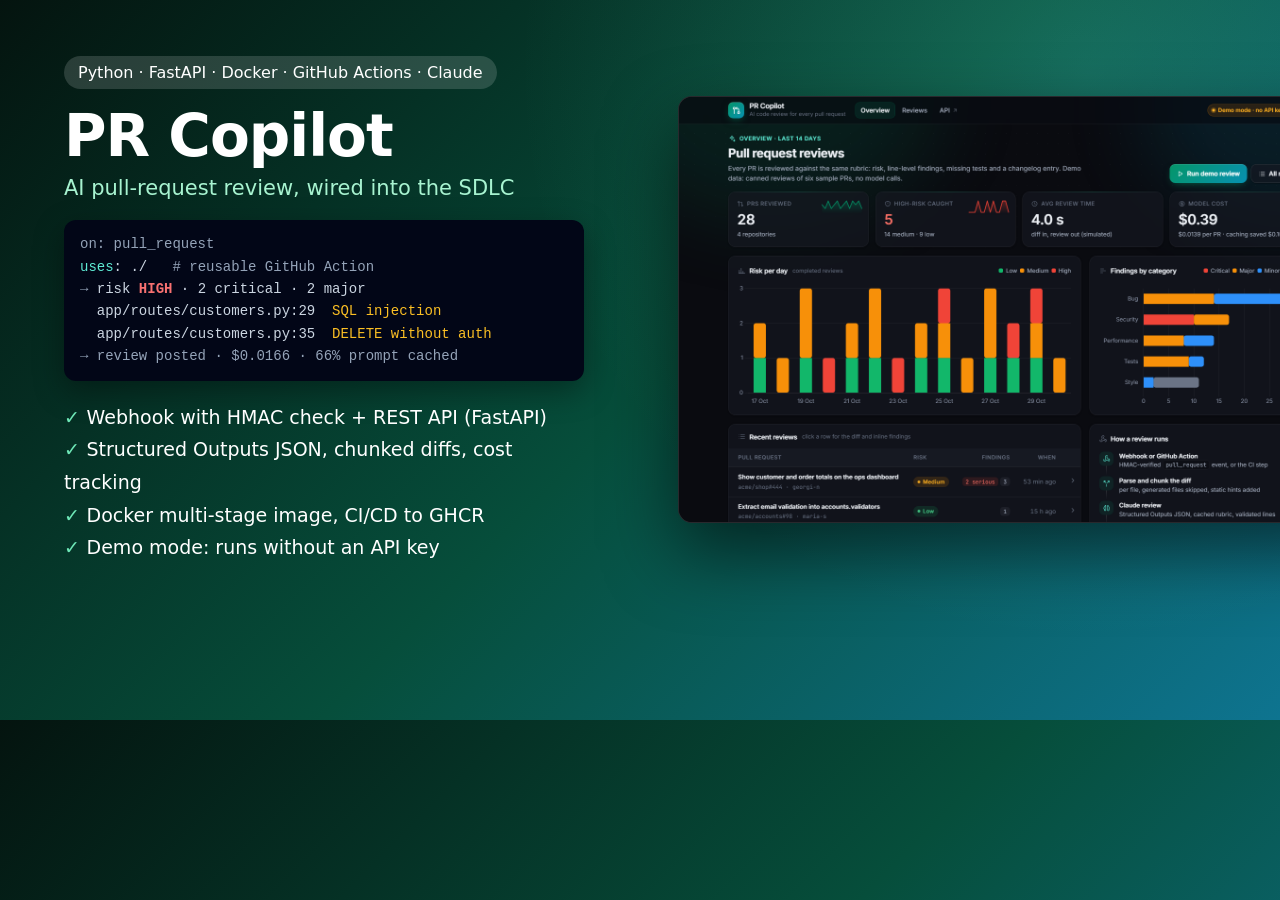
<file: examples/cover.html>
<!doctype html>
<html><head><meta charset="utf-8"><title>PR Copilot</title>
<style>
  body { margin:0; width:1280px; height:720px; overflow:hidden; font-family:"Segoe UI",system-ui,sans-serif;
         background:linear-gradient(135deg,#04140f,#064e3b 52%,#0e7490); color:#fff; position:relative; }
  body::after { content:""; position:absolute; inset:0; background:radial-gradient(circle at 85% 10%, rgba(94,234,212,.18), transparent 45%); pointer-events:none; }
  .left { position:absolute; left:64px; top:56px; width:520px; z-index:1; }
  .badge { display:inline-block; background:rgba(255,255,255,.15); padding:7px 14px; border-radius:99px; font-size:16px; margin-bottom:18px; }
  h1 { font-size:58px; line-height:1.02; margin:0 0 10px; letter-spacing:-1px; }
  .tag { font-size:21px; color:#a7f3d0; margin:0 0 20px; }
  pre { background:#020617; color:#cbd5e1; border-radius:12px; padding:13px 16px; font:14px/1.6 Consolas, monospace; margin:0 0 20px;
        box-shadow:0 10px 30px rgba(0,0,0,.35); white-space:pre-wrap; }
  pre .k { color:#5eead4; } pre .r { color:#f87171; font-weight:700; } pre .m { color:#94a3b8; } pre .a { color:#fbbf24; }
  ul { list-style:none; padding:0; margin:0; font-size:19px; line-height:1.72; }
  li::before { content:"✓  "; color:#6ee7b7; font-weight:700; }
  .shot { position:absolute; right:-80px; top:96px; width:680px; border-radius:14px; overflow:hidden; box-shadow:0 30px 70px rgba(0,0,0,.55);
          background:#0a0b10; border:1px solid rgba(255,255,255,.12); z-index:1; }
  .shot img { width:100%; display:block; }
</style></head><body>
  <div class="left">
    <span class="badge">Python · FastAPI · Docker · GitHub Actions · Claude</span>
    <h1>PR Copilot</h1>
    <p class="tag">AI pull-request review, wired into the SDLC</p>
    <pre><span class="m">on: pull_request</span>
<span class="k">uses</span>: ./   <span class="m"># reusable GitHub Action</span>
<span class="m">→</span> risk <span class="r">HIGH</span> · 2 critical · 2 major
  app/routes/customers.py:29  <span class="a">SQL injection</span>
  app/routes/customers.py:35  <span class="a">DELETE without auth</span>
<span class="m">→ review posted · $0.0166 · 66% prompt cached</span></pre>
    <ul>
      <li>Webhook with HMAC check + REST API (FastAPI)</li>
      <li>Structured Outputs JSON, chunked diffs, cost tracking</li>
      <li>Docker multi-stage image, CI/CD to GHCR</li>
      <li>Demo mode: runs without an API key</li>
    </ul>
  </div>
  <div class="shot"><img src="screenshot-overview.png" alt=""></div>
</body></html>
</file>
